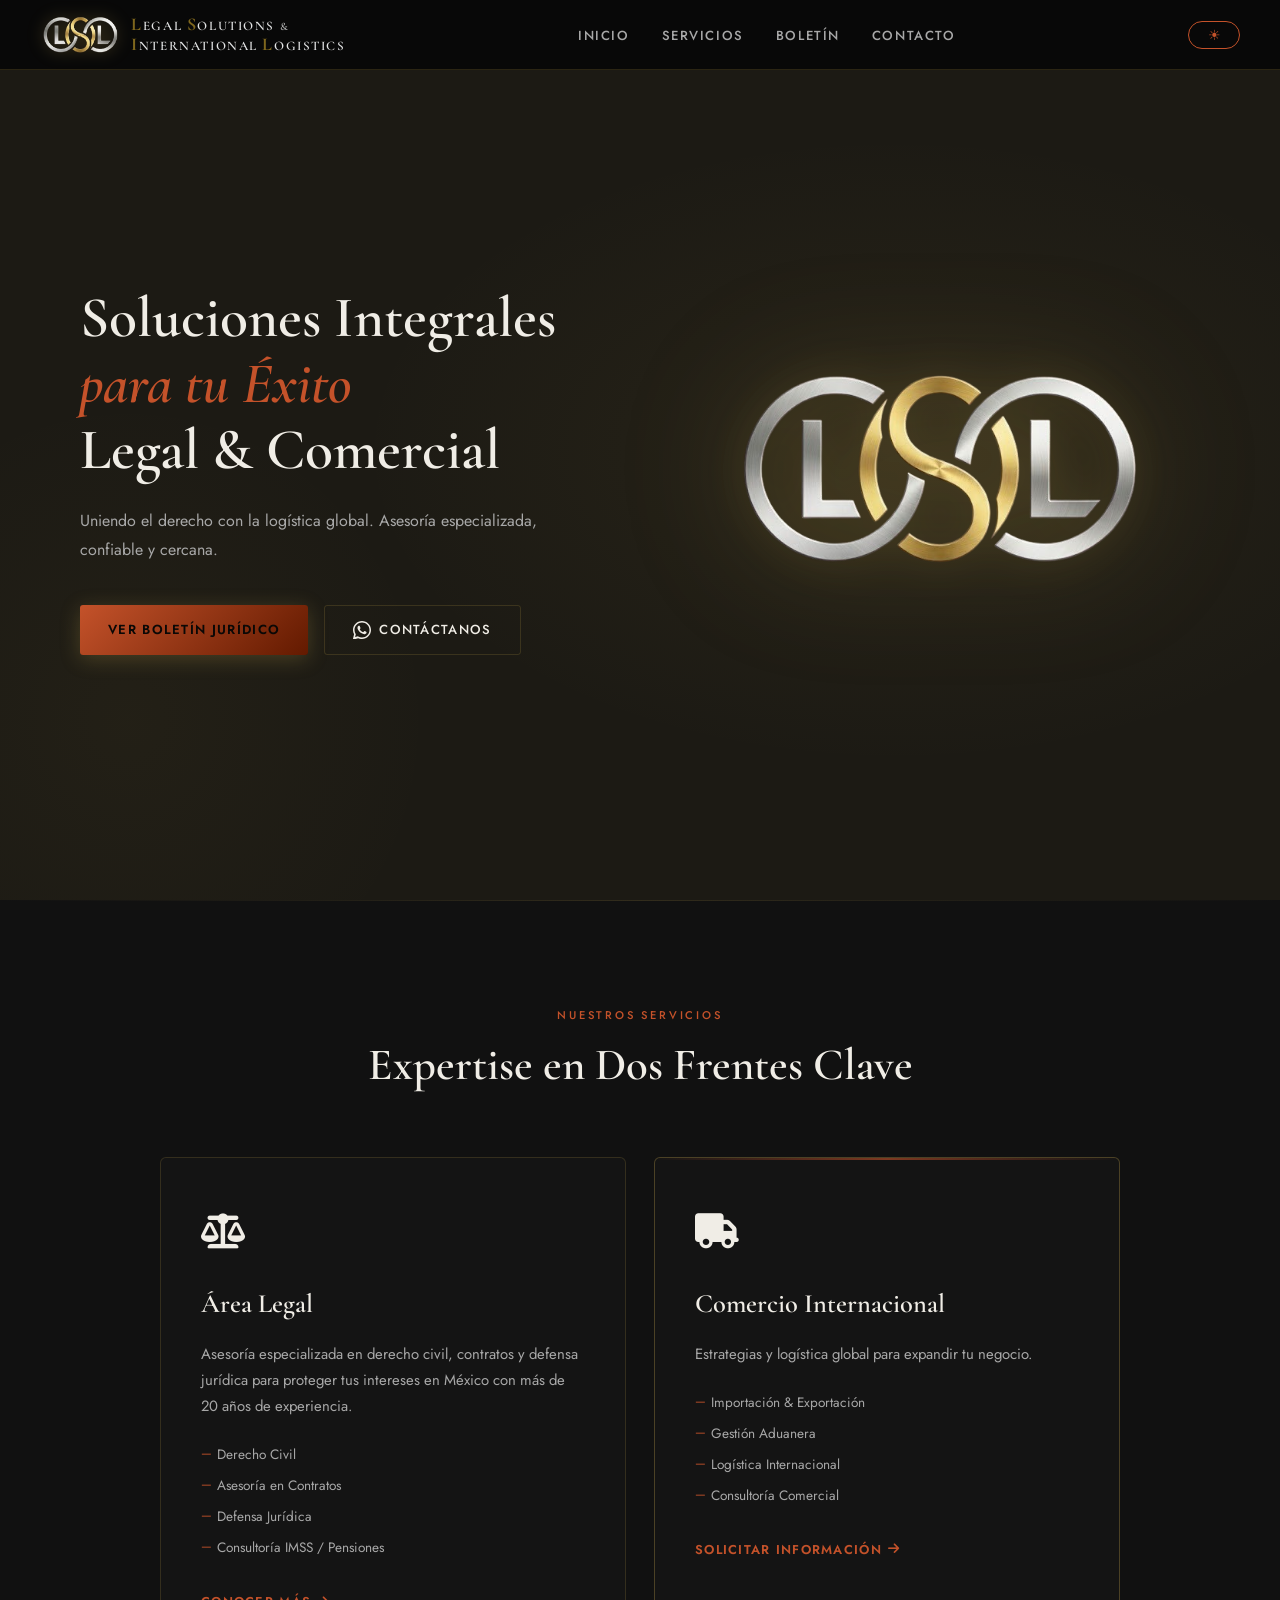
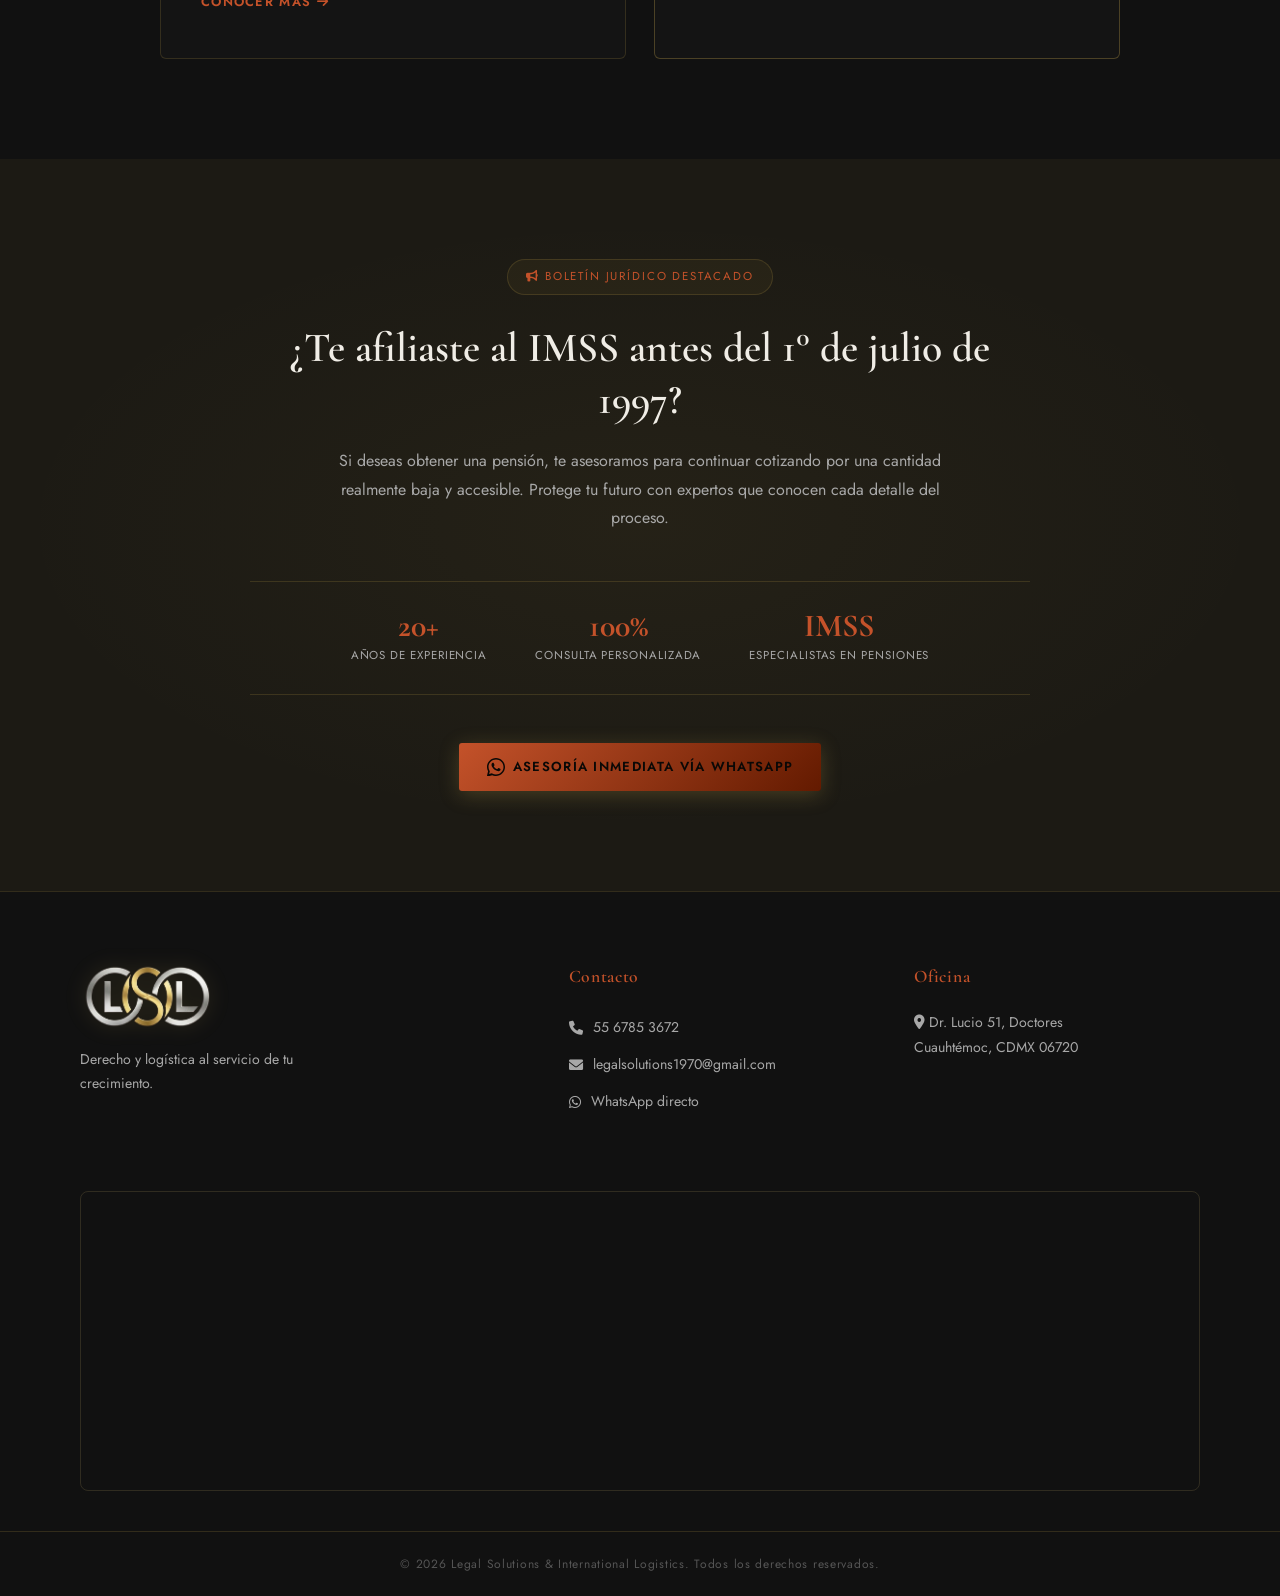
<file: index.html>
<!DOCTYPE html>
<html lang="es" data-theme="dark">
<head>
    <meta charset="UTF-8">
    <meta name="viewport" content="width=device-width, initial-scale=1.0">
    <title>Legal Solutions & International Logistics</title>
    <link rel="preconnect" href="https://fonts.googleapis.com">
    <link href="https://fonts.googleapis.com/css2?family=Cormorant+Garamond:ital,wght@0,400;0,500;0,600;0,700;1,400&family=Jost:wght@300;400;500;600&display=swap" rel="stylesheet">
    <link rel="stylesheet" href="style.css">
    <link rel="stylesheet" href="https://cdnjs.cloudflare.com/ajax/libs/font-awesome/6.0.0/css/all.min.css">
</head>
<body>

<!-- NAVBAR -->
<nav class="navbar" id="navbar">
    <a href="index.html" class="nav-logo">
        <img src="./img/s-gold.png" alt="legal solutions" class="nav-logo-img">
        <span class="nav-brand">
            <span class="brand-main"><span class="mayus">L</span>egal <span class="mayus">S</span>olutions <span class="brand-sep">&amp;</span></span>
            <span class="brand-main"><span class="mayus">I</span>nternational <span class="mayus">L</span>ogistics</span>
        </span>
    </a>
    <ul class="nav-links">
        <li><a href="#inicio">Inicio</a></li>
        <li><a href="#servicios">Servicios</a></li>
        <li><a href="#boletin">Boletín</a></li>
        <li><a href="#contacto">Contacto</a></li>
    </ul>
    <button class="theme-toggle" id="themeToggle" aria-label="Cambiar tema">
        <span class="theme-icon sun">☀︎</span>
        <span class="theme-icon moon">☽</span>
    </button>
    <button class="hamburger" id="hamburger" aria-label="Menú">
        <span></span><span></span><span></span>
    </button>
</nav>

<!-- HERO -->
<header class="hero" id="inicio">
    <div class="hero-bg"></div>
    <div class="hero-content">
        <h1 class="hero-title">
            <span class="line">Soluciones Integrales</span>
            <span class="line italic">para tu Éxito</span>
            <span class="line">Legal &amp; Comercial</span>
        </h1>
        <p class="hero-sub">Uniendo el derecho con la logística global. Asesoría especializada, confiable y cercana.</p>
        <div class="hero-ctas">
            <a href="#boletin" class="btn-gold">Ver Boletín Jurídico</a>
            <a href="https://wa.me/5567853672" class="btn-ghost" target="_blank">
                <svg viewBox="0 0 24 24" fill="currentColor" width="18" height="18"><path d="M17.472 14.382c-.297-.149-1.758-.867-2.03-.967-.273-.099-.471-.148-.67.15-.197.297-.767.966-.94 1.164-.173.199-.347.223-.644.075-.297-.15-1.255-.463-2.39-1.475-.883-.788-1.48-1.761-1.653-2.059-.173-.297-.018-.458.13-.606.134-.133.298-.347.446-.52.149-.174.198-.298.298-.497.099-.198.05-.371-.025-.52-.075-.149-.669-1.612-.916-2.207-.242-.579-.487-.5-.669-.51-.173-.008-.371-.01-.57-.01-.198 0-.52.074-.792.372-.272.297-1.04 1.016-1.04 2.479 0 1.462 1.065 2.875 1.213 3.074.149.198 2.096 3.2 5.077 4.487.709.306 1.262.489 1.694.625.712.227 1.36.195 1.871.118.571-.085 1.758-.719 2.006-1.413.248-.694.248-1.289.173-1.413-.074-.124-.272-.198-.57-.347z"/><path d="M12 0C5.373 0 0 5.373 0 12c0 2.054.522 4.01 1.442 5.727L.073 23.27a1 1 0 0 0 1.225 1.225l5.572-1.366A11.943 11.943 0 0 0 12 24c6.627 0 12-5.373 12-12S18.627 0 12 0zm0 22a9.94 9.94 0 0 1-5.073-1.389l-.361-.214-3.748.919.939-3.72-.234-.375A9.953 9.953 0 0 1 2 12C2 6.477 6.477 2 12 2s10 4.477 10 10-4.477 10-10 10z"/></svg>
                Contáctanos
            </a>
        </div>
    </div>
    <div class="hero-logo-wrap">
        <img src="./img/s-gold.png" alt="legal solutions" class="hero-logo">
    </div>
</header>

<!-- SERVICIOS -->
<section class="services" id="servicios">
    <div class="section-header">
        <div class="section-tag">Nuestros Servicios</div>
        <h2 class="section-title">Expertise en Dos Frentes Clave</h2>
    </div>
    <div class="services-grid">
        <div class="service-card" data-delay="0" onclick="goTo('legal')">
            <div class="service-icon"><i class="fa-solid fa-scale-balanced"></i></div>
            <h3>Área Legal</h3>
            <p>Asesoría especializada en derecho civil, contratos y defensa jurídica para proteger tus intereses en México con más de 20 años de experiencia.</p>
            <ul class="service-list">
                <li>Derecho Civil</li>
                <li>Asesoría en Contratos</li>
                <li>Defensa Jurídica</li>
                <li>Consultoría IMSS / Pensiones</li>
            </ul>
            <a href="legal.html" class="service-link">Conocer más <i class="fa fa-arrow-right"></i></a>
        </div>
        <div class="service-card featured" data-delay="150">
            <div class="service-icon"><i class="fa fa-truck"></i></div>
            <h3>Comercio Internacional</h3>
            <p>Estrategias y logística global para expandir tu negocio.</p>
            <ul class="service-list">
                <li>Importación &amp; Exportación</li>
                <li>Gestión Aduanera</li>
                <li>Logística Internacional</li>
                <li>Consultoría Comercial</li>
            </ul>
            <a href="#contacto" class="service-link">Solicitar información <i class="fa fa-arrow-right"></i></a>
        </div>
    </div>
</section>

<!-- BOLETIN -->
<section class="boletin" id="boletin">
    <div class="boletin-inner">
        <div class="boletin-label"><i class="fa fa-bullhorn"></i> Boletín Jurídico Destacado</div>
        <h2 class="boletin-title">¿Te afiliaste al IMSS antes del 1° de julio de 1997?</h2>
        <p class="boletin-text">Si deseas obtener una pensión, te asesoramos para continuar cotizando por una cantidad realmente baja y accesible. Protege tu futuro con expertos que conocen cada detalle del proceso.</p>
        <div class="boletin-highlights">
            <div class="highlight">
                <span class="h-num">20+</span>
                <span class="h-label">Años de experiencia</span>
            </div>
            <div class="highlight">
                <span class="h-num">100%</span>
                <span class="h-label">Consulta personalizada</span>
            </div>
            <div class="highlight">
                <span class="h-num">IMSS</span>
                <span class="h-label">Especialistas en pensiones</span>
            </div>
        </div>
        <a href="https://wa.me/5567853672" class="btn-gold" target="_blank">
            <svg viewBox="0 0 24 24" fill="currentColor" width="18" height="18"><path d="M17.472 14.382c-.297-.149-1.758-.867-2.03-.967-.273-.099-.471-.148-.67.15-.197.297-.767.966-.94 1.164-.173.199-.347.223-.644.075-.297-.15-1.255-.463-2.39-1.475-.883-.788-1.48-1.761-1.653-2.059-.173-.297-.018-.458.13-.606.134-.133.298-.347.446-.52.149-.174.198-.298.298-.497.099-.198.05-.371-.025-.52-.075-.149-.669-1.612-.916-2.207-.242-.579-.487-.5-.669-.51-.173-.008-.371-.01-.57-.01-.198 0-.52.074-.792.372-.272.297-1.04 1.016-1.04 2.479 0 1.462 1.065 2.875 1.213 3.074.149.198 2.096 3.2 5.077 4.487.709.306 1.262.489 1.694.625.712.227 1.36.195 1.871.118.571-.085 1.758-.719 2.006-1.413.248-.694.248-1.289.173-1.413-.074-.124-.272-.198-.57-.347z"/><path d="M12 0C5.373 0 0 5.373 0 12c0 2.054.522 4.01 1.442 5.727L.073 23.27a1 1 0 0 0 1.225 1.225l5.572-1.366A11.943 11.943 0 0 0 12 24c6.627 0 12-5.373 12-12S18.627 0 12 0zm0 22a9.94 9.94 0 0 1-5.073-1.389l-.361-.214-3.748.919.939-3.72-.234-.375A9.953 9.953 0 0 1 2 12C2 6.477 6.477 2 12 2s10 4.477 10 10-4.477 10-10 10z"/></svg>
            Asesoría Inmediata vía WhatsApp
        </a>
    </div>
</section>

<!-- CONTACTO / FOOTER -->
<footer class="footer" id="contacto">
    <div class="footer-top">
        <div class="footer-brand">
            <img src="./img/s-gold.png" alt="" class="footer-logo">
            <p class="footer-tagline">Derecho y logística al servicio de tu crecimiento.</p>
        </div>
        <div class="footer-contact">
            <h4>Contacto</h4>
            <a href="tel:5567853672" class="contact-item">
               <i class="fa fa-phone"></i> 55 6785 3672
            </a>
            <a href="mailto:legalsolutions1970@gmail.com" class="contact-item">
                <i class="fa fa-envelope"></i> legalsolutions1970@gmail.com
            </a>
            <a href="https://wa.me/5567853672" class="contact-item" target="_blank">
                <i class="fa-brands fa-whatsapp"></i> WhatsApp directo
            </a>
        </div>
        <div class="footer-address">
            <h4>Oficina</h4>
            <p> <i class="fa-solid fa-location-dot"></i> Dr. Lucio 51, Doctores<br>Cuauhtémoc, CDMX 06720</p>
        </div>
    </div>
    <div class="footer-map">
        <iframe
            src="https://www.google.com/maps/embed?pb=!1m18!1m12!1m3!1d3762.751849939473!2d-99.1544578258065!3d19.423124940985474!2m3!1f0!2f0!3f0!3m2!1i1024!2i768!4f13.1!3m3!1m2!1s0x85d1ff2f2e4d71a5%3A0x2513cf8fa63a1492!2sC.%20Dr.%20Lucio%2051%2C%20Doctores%2C%20Cuauht%C3%A9moc%2C%2006720%20Ciudad%20de%20M%C3%A9xico%2C%20CDMX!5e0!3m2!1ses-419!2smx!4v1778539419294!5m2!1ses-419!2smx"
            width="100%" height="300" style="border:0;border-radius:8px;" allowfullscreen="" loading="lazy" referrerpolicy="no-referrer-when-downgrade">
        </iframe>
    </div>
    <div class="footer-bottom">
        <span>© 2026 Legal Solutions &amp; International Logistics. Todos los derechos reservados.</span>
    </div>
</footer>

<script src="main.js"></script>
</body>
</html>
</file>
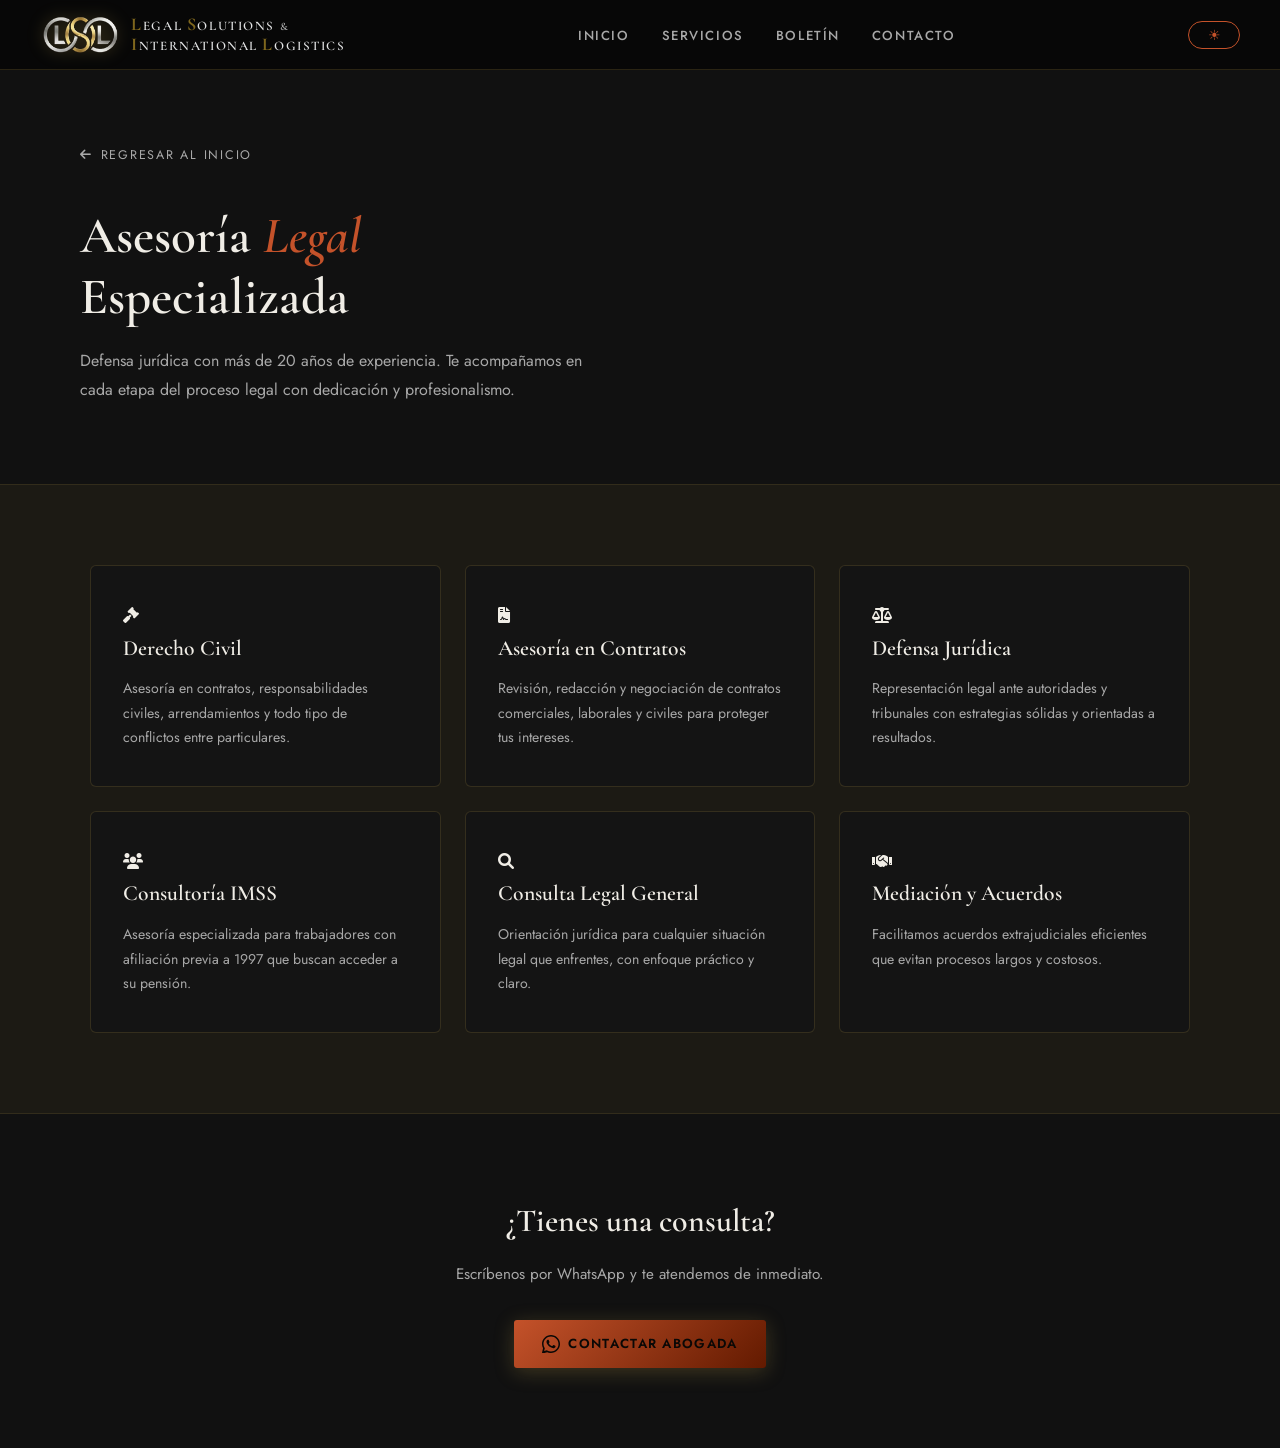
<file: legal.html>
<!DOCTYPE html>
<html lang="es" data-theme="dark">

<head>
    <meta charset="UTF-8">
    <meta name="viewport" content="width=device-width, initial-scale=1.0">
    <title>Servicios Legales · Legal Solutions</title>
    <link rel="preconnect" href="https://fonts.googleapis.com">
    <link
        href="https://fonts.googleapis.com/css2?family=Cormorant+Garamond:ital,wght@0,400;0,500;0,600;0,700;1,400&family=Jost:wght@300;400;500;600&display=swap"
        rel="stylesheet">
    <link rel="stylesheet" href="style.css">
    <link rel="stylesheet" href="https://cdnjs.cloudflare.com/ajax/libs/font-awesome/6.0.0/css/all.min.css">
    <style>
        .legal-hero {
            padding: 140px 80px 80px;
            background: var(--bg-2);
            border-bottom: 1px solid var(--border);
        }

        .back-link {
            display: inline-flex;
            align-items: center;
            gap: 8px;
            font-size: 0.78rem;
            letter-spacing: 0.14em;
            text-transform: uppercase;
            color: var(--text-muted);
            text-decoration: none;
            margin-bottom: 40px;
            transition: color 0.2s;
        }

        .back-link:hover {
            color: var(--gold);
        }

        .legal-hero h1 {
            font-family: 'Cormorant Garamond', serif;
            font-size: clamp(2.4rem, 4vw, 3.4rem);
            font-weight: 600;
            color: var(--text);
            line-height: 1.2;
            max-width: 600px;
        }

        .legal-hero h1 em {
            font-style: italic;
            color: var(--gold);
        }

        .legal-hero p {
            color: var(--text-muted);
            font-size: 1rem;
            max-width: 520px;
            margin-top: 18px;
            line-height: 1.8;
        }

        .legal-services {
            padding: 80px;
            background: var(--bg);
        }

        .legal-grid {
            display: grid;
            grid-template-columns: repeat(auto-fit, minmax(280px, 1fr));
            gap: 24px;
            max-width: 1100px;
            margin: 0 auto;
        }

        .legal-item {
            background: var(--surface);
            border: 1px solid var(--border);
            border-radius: 6px;
            padding: 36px 32px;
            transition: all 0.35s;
        }

        .legal-item:hover {
            border-color: rgba(201, 168, 76, 0.35);
            box-shadow: var(--shadow-gold);
            transform: translateY(-3px);
        }

        .legal-item-icon {
            font-size: 1.8rem;
            margin-bottom: 16px;
            display: block;
        }

        .legal-item h3 {
            font-family: 'Cormorant Garamond', serif;
            font-size: 1.35rem;
            font-weight: 600;
            color: var(--text);
            margin-bottom: 10px;
        }

        .legal-item p {
            color: var(--text-muted);
            font-size: 0.88rem;
            line-height: 1.75;
        }

        .legal-cta {
            padding: 80px;
            background: var(--bg-2);
            text-align: center;
            border-top: 1px solid var(--border);
        }

        .legal-cta h2 {
            font-family: 'Cormorant Garamond', serif;
            font-size: 2rem;
            font-weight: 600;
            color: var(--text);
            margin-bottom: 14px;
        }

        .legal-cta p {
            color: var(--text-muted);
            margin-bottom: 32px;
            font-size: 0.95rem;
        }

        @media (max-width: 768px) {
            .legal-hero {
                padding: 120px 24px 60px;
            }

            .legal-services {
                padding: 60px 24px;
            }

            .legal-cta {
                padding: 60px 24px;
            }
        }
    </style>
</head>

<body>

    <!-- NAVBAR -->
    <nav class="navbar" id="navbar">
        <a href="index.html" class="nav-logo">
            <img src="./img/s-gold.png" alt="legal solutions" class="nav-logo-img">
            <span class="nav-brand">
                <span class="brand-main"><span class="mayus">L</span>egal <span class="mayus">S</span>olutions <span
                        class="brand-sep">&amp;</span></span>
                <span class="brand-main"><span class="mayus">I</span>nternational <span
                        class="mayus">L</span>ogistics</span>
            </span>
        </a>
        <ul class="nav-links" id="navLinks">
            <li><a href="index.html#inicio">Inicio</a></li>
            <li><a href="index.html#servicios">Servicios</a></li>
            <li><a href="index.html#boletin">Boletín</a></li>
            <li><a href="index.html#contacto">Contacto</a></li>
        </ul>
        <button class="theme-toggle" id="themeToggle" aria-label="Cambiar tema">
            <span class="theme-icon sun">☀︎</span>
            <span class="theme-icon moon">☽</span>
        </button>
        <button class="hamburger" id="hamburger" aria-label="Menú">
            <span></span><span></span><span></span>
        </button>
    </nav>

    <div class="legal-hero">
        <a href="index.html" class="back-link"><i class="fa-solid fa-arrow-left"></i> Regresar al inicio</a>
        <h1>Asesoría <em>Legal</em><br>Especializada</h1>
        <p>Defensa jurídica con más de 20 años de experiencia. Te acompañamos en cada etapa del proceso legal con
            dedicación y profesionalismo.</p>
    </div>

    <section class="legal-services">
        <div class="legal-grid">
            <div class="legal-item">
                <i class="fa-solid fa-gavel"></i>
                <h3>Derecho Civil</h3>
                <p>Asesoría en contratos, responsabilidades civiles, arrendamientos y todo tipo de conflictos entre
                    particulares.</p>
            </div>
            <div class="legal-item">
                <i class="fa-solid fa-file-contract"></i>
                <h3>Asesoría en Contratos</h3>
                <p>Revisión, redacción y negociación de contratos comerciales, laborales y civiles para proteger tus
                    intereses.</p>
            </div>
            <div class="legal-item">
                <i class="fa-solid fa-balance-scale"></i>
                <h3>Defensa Jurídica</h3>
                <p>Representación legal ante autoridades y tribunales con estrategias sólidas y orientadas a resultados.
                </p>
            </div>
            <div class="legal-item">
                <i class="fa-solid fa-users"></i>
                <h3>Consultoría IMSS</h3>
                <p>Asesoría especializada para trabajadores con afiliación previa a 1997 que buscan acceder a su
                    pensión.</p>
            </div>
            <div class="legal-item">
                <i class="fa fa-search"></i>
                <h3>Consulta Legal General</h3>
                <p>Orientación jurídica para cualquier situación legal que enfrentes, con enfoque práctico y claro.</p>
            </div>
            <div class="legal-item">
                <i class="fa-solid fa-handshake"></i>
                <h3>Mediación y Acuerdos</h3>
                <p>Facilitamos acuerdos extrajudiciales eficientes que evitan procesos largos y costosos.</p>
            </div>
        </div>
    </section>

    <section class="legal-cta">
        <h2>¿Tienes una consulta?</h2>
        <p>Escríbenos por WhatsApp y te atendemos de inmediato.</p>
        <a href="https://wa.me/5567853672" class="btn-gold" target="_blank">
            <svg viewBox="0 0 24 24" fill="currentColor" width="18" height="18">
                <path
                    d="M17.472 14.382c-.297-.149-1.758-.867-2.03-.967-.273-.099-.471-.148-.67.15-.197.297-.767.966-.94 1.164-.173.199-.347.223-.644.075-.297-.15-1.255-.463-2.39-1.475-.883-.788-1.48-1.761-1.653-2.059-.173-.297-.018-.458.13-.606.134-.133.298-.347.446-.52.149-.174.198-.298.298-.497.099-.198.05-.371-.025-.52-.075-.149-.669-1.612-.916-2.207-.242-.579-.487-.5-.669-.51-.173-.008-.371-.01-.57-.01-.198 0-.52.074-.792.372-.272.297-1.04 1.016-1.04 2.479 0 1.462 1.065 2.875 1.213 3.074.149.198 2.096 3.2 5.077 4.487.709.306 1.262.489 1.694.625.712.227 1.36.195 1.871.118.571-.085 1.758-.719 2.006-1.413.248-.694.248-1.289.173-1.413-.074-.124-.272-.198-.57-.347z" />
                <path
                    d="M12 0C5.373 0 0 5.373 0 12c0 2.054.522 4.01 1.442 5.727L.073 23.27a1 1 0 0 0 1.225 1.225l5.572-1.366A11.943 11.943 0 0 0 12 24c6.627 0 12-5.373 12-12S18.627 0 12 0zm0 22a9.94 9.94 0 0 1-5.073-1.389l-.361-.214-3.748.919.939-3.72-.234-.375A9.953 9.953 0 0 1 2 12C2 6.477 6.477 2 12 2s10 4.477 10 10-4.477 10-10 10z" />
            </svg>
            Contactar Abogada
        </a>
    </section>

    <script src="main.js"></script>
</body>

</html>
</file>
<file: style.css>
/* ===========================
   TOKENS & RESET
=========================== */
:root {
    --gold: #C4522A;
    --gold-light: #d16842;
    --gold-dark: #631a00;

    --bg: #1C1A14;
    --bg-2: #111111;
    --bg-3: #1A1A1A;
    --surface: #141414;
    --surface-2: #1E1E1E;
    --border: rgba(201, 168, 76, 0.18);

    --text: #F0EDE6;
    --text-muted: #a8a8a8;
    --text-dim: #555;

    --nav-bg: rgba(8, 8, 8, 0.92);
    --shadow-gold: 0 0 40px rgba(201, 168, 76, 0.12);
    --transition: 0.35s cubic-bezier(0.4, 0, 0.2, 1);
}

[data-theme="light"] {
    --bg: #F6F1E8;
    --bg-2: #EFE6D8;
    --bg-3: #E7DCCD;
    --surface: #FFFDFC;
    --surface-2: #F4E7D7;
    --border: rgba(196, 82, 42, 0.12);
    --text: #2B2118;
    --text-muted: #7A6857;
    --text-dim: #B29B87;
    --nav-bg: rgba(250, 246, 240, 0.92);
    --shadow-gold: 0 0 40px rgba(196, 82, 42, 0.08);
}

*,
*::before,
*::after {
    box-sizing: border-box;
    margin: 0;
    padding: 0;
}

html {
    scroll-behavior: smooth;
}

body {
    font-family: 'Jost', sans-serif;
    background: var(--bg);
    color: var(--text);
    line-height: 1.7;
    overflow-x: hidden;
    transition: background var(--transition), color var(--transition);
}

/* ===========================
   NAVBAR
=========================== */
.navbar {
    position: fixed;
    top: 0;
    left: 0;
    right: 0;
    z-index: 100;
    display: flex;
    align-items: center;
    padding: 0 40px;
    height: 70px;
    background: rgba(8, 8, 8, 0.95) !important;
    backdrop-filter: blur(16px);
    border-bottom: 1px solid var(--border);
    transition: background var(--transition);
}

.nav-logo {
    display: flex;
    align-items: center;
    gap: 12px;
    text-decoration: none;
    flex-shrink: 0;
}

.nav-logo-img {
    height: 42px;
    width: auto;
    filter: drop-shadow(0 0 8px rgba(201, 168, 76, 0.35));
}

.nav-brand {
    display: flex;
    flex-direction: column;
    line-height: 1.1;
}

.brand-main {
    font-family: 'Cormorant Garamond', serif;
    font-size: 0.82rem;
    font-weight: 600;
    color: #e3e4e5;
    letter-spacing: 0.12em;
    text-transform: uppercase;
}

.brand-sep {
    font-family: 'Cormorant Garamond', serif;
    font-size: 0.7rem;
    color: var(--text-muted);
    text-align: center;
    letter-spacing: 0.2em;
}

.nav-links {
    list-style: none;
    display: flex;
    gap: 32px;
    margin: 0 auto;
}

.nav-links a {
    text-decoration: none;
    color: var(--text-muted);
    font-size: 0.82rem;
    font-weight: 500;
    letter-spacing: 0.12em;
    text-transform: uppercase;
    transition: color 0.2s;
    position: relative;
}

.nav-links a::after {
    content: '';
    position: absolute;
    bottom: -3px;
    left: 0;
    width: 0;
    height: 1px;
    background: var(--gold);
    transition: width 0.25s;
}

.nav-links a:hover {
    color: var(--gold);
}

.nav-links a:hover::after {
    width: 100%;
}

.theme-toggle {
    background: none;
    border: 1px solid var(--gold);
    border-radius: 20px;
    width: 52px;
    height: 28px;
    display: flex;
    align-items: center;
    justify-content: center;
    cursor: pointer;
    position: relative;
    overflow: hidden;
    transition: border-color 0.2s;
    flex-shrink: 0;
}

.theme-toggle:hover {
    border-color: var(--gold);
}

.theme-icon {
    position: absolute;
    font-size: 14px;
    transition: transform 0.4s, opacity 0.3s;
}

.theme-icon.sun {
    color: var(--gold);
}

.theme-icon.moon {
    color: white;
}

[data-theme="dark"] .sun {
    opacity: 1;
    transform: translateY(0);
}

[data-theme="dark"] .moon {
    opacity: 0;
    transform: translateY(20px);
}

[data-theme="light"] .sun {
    opacity: 0;
    transform: translateY(-20px);
}

[data-theme="light"] .moon {
    opacity: 1;
    transform: translateY(0);
}

.hamburger {
    display: none;
    flex-direction: column;
    gap: 5px;
    background: none;
    border: none;
    cursor: pointer;
    padding: 4px;
    margin-left: 16px;
}

.hamburger span {
    display: block;
    width: 22px;
    height: 1.5px;
    background: white;
    transition: all 0.3s;
}

/* ===========================
   HERO
=========================== */
.hero {
    min-height: 100vh;
    display: grid;
    grid-template-columns: 1fr 1fr;
    align-items: center;
    padding: 100px 80px 60px;
    position: relative;
    overflow: hidden;
    gap: 60px;
}

.hero-bg {
    position: absolute;
    inset: 0;
    background:
        radial-gradient(ellipse 60% 50% at 70% 50%, rgba(201, 168, 76, 0.07) 0%, transparent 70%),
        radial-gradient(ellipse 40% 60% at 10% 80%, rgba(201, 168, 76, 0.04) 0%, transparent 60%);
    pointer-events: none;
}

.hero-bg::before {
    content: '';
    position: absolute;
    top: -1px;
    left: 0;
    right: 0;
    height: 1px;
    background: linear-gradient(90deg, transparent, var(--gold), transparent);
    opacity: 0.3;
}

.hero-content {
    position: relative;
    z-index: 1;
}

.hero-badge {
    display: inline-block;
    padding: 6px 16px;
    border: 1px solid var(--border);
    border-radius: 20px;
    font-size: 0.72rem;
    font-weight: 500;
    letter-spacing: 0.18em;
    text-transform: uppercase;
    color: var(--gold);
    margin-bottom: 32px;
    background: rgba(201, 168, 76, 0.06);
}

.hero-title {
    font-family: 'Cormorant Garamond', serif;
    font-size: clamp(2.4rem, 4.5vw, 3.8rem);
    font-weight: 600;
    line-height: 1.15;
    margin-bottom: 24px;
    color: var(--text);
}

.hero-title .line {
    display: block;
    opacity: 0;
    transform: translateY(24px);
    animation: fadeUp 0.8s forwards;
}

.hero-title .line:nth-child(1) {
    animation-delay: 0.1s;
}

.hero-title .line:nth-child(2) {
    animation-delay: 0.25s;
}

.hero-title .line:nth-child(3) {
    animation-delay: 0.4s;
}

.hero-title .italic {
    font-style: italic;
    color: var(--gold);
}

.hero-sub {
    font-size: 1rem;
    color: var(--text-muted);
    max-width: 480px;
    margin-bottom: 40px;
    line-height: 1.8;
    opacity: 0;
    animation: fadeUp 0.8s 0.55s forwards;
}

.hero-ctas {
    display: flex;
    gap: 16px;
    flex-wrap: wrap;
    opacity: 0;
    animation: fadeUp 0.8s 0.7s forwards;
}

.hero-logo-wrap {
    display: flex;
    align-items: center;
    justify-content: center;
    position: relative;
    z-index: 1;
    opacity: 0;
    animation: fadeIn 1.2s 0.5s forwards;
}

.hero-logo {
    width: min(420px, 90%);
    height: auto;
    filter: drop-shadow(0 0 60px rgba(201, 168, 76, 0.25)) drop-shadow(0 0 20px rgba(201, 168, 76, 0.15));
}

.hero-scroll {
    position: absolute;
    bottom: 36px;
    left: 80px;
    display: flex;
    flex-direction: column;
    align-items: center;
    gap: 10px;
    opacity: 0;
    animation: fadeIn 1s 1.2s forwards;
}

.hero-scroll span {
    font-size: 0.65rem;
    letter-spacing: 0.2em;
    text-transform: uppercase;
    color: var(--text-dim);
    writing-mode: vertical-rl;
}

.scroll-line {
    width: 1px;
    height: 50px;
    background: linear-gradient(to bottom, var(--gold), transparent);
    animation: scrollPulse 2s ease-in-out infinite;
}

/* ===========================
   BUTTONS
=========================== */
.btn-gold {
    display: inline-flex;
    align-items: center;
    gap: 8px;
    padding: 13px 28px;
    background: linear-gradient(135deg, var(--gold), var(--gold-dark));
    color: #0A0806;
    text-decoration: none;
    font-size: 0.82rem;
    font-weight: 600;
    letter-spacing: 0.1em;
    text-transform: uppercase;
    border-radius: 3px;
    transition: all 0.3s;
    border: none;
    cursor: pointer;
    box-shadow: 0 4px 20px rgba(201, 168, 76, 0.25);
}

.btn-gold:hover {
    background: linear-gradient(135deg, var(--gold-light), var(--gold));
    box-shadow: 0 6px 28px rgba(201, 168, 76, 0.4);
    transform: translateY(-1px);
}

.btn-ghost {
    display: inline-flex;
    align-items: center;
    gap: 8px;
    padding: 13px 28px;
    background: transparent;
    color: var(--text);
    text-decoration: none;
    font-size: 0.82rem;
    font-weight: 500;
    letter-spacing: 0.1em;
    text-transform: uppercase;
    border-radius: 3px;
    border: 1px solid var(--border);
    transition: all 0.3s;
}

.btn-ghost:hover {
    border-color: var(--gold);
    color: var(--gold);
    background: rgba(201, 168, 76, 0.06);
}

/* ===========================
   SERVICES
=========================== */
.services {
    padding: 100px 80px;
    background: var(--bg-2);
    position: relative;
}

.services::before {
    content: '';
    position: absolute;
    top: 0;
    left: 0;
    right: 0;
    height: 1px;
    background: linear-gradient(90deg, transparent, var(--border), transparent);
}

.section-header {
    text-align: center;
    margin-bottom: 64px;
}

.section-tag {
    display: inline-block;
    font-size: 0.7rem;
    letter-spacing: 0.25em;
    text-transform: uppercase;
    color: var(--gold);
    margin-bottom: 14px;
    font-weight: 500;
}

.section-title {
    font-family: 'Cormorant Garamond', serif;
    font-size: clamp(2rem, 3.5vw, 2.8rem);
    font-weight: 600;
    color: var(--text);
    line-height: 1.2;
}

.services-grid {
    display: grid;
    grid-template-columns: 1fr 1fr;
    gap: 28px;
    max-width: 960px;
    margin: 0 auto;
}

.service-card {
    background: var(--surface);
    border: 1px solid var(--border);
    border-radius: 6px;
    padding: 44px 40px;
    transition: all 0.4s;
    position: relative;
    overflow: hidden;
    opacity: 0;
    transform: translateY(30px);
}

.service-card.visible {
    opacity: 1;
    transform: translateY(0);
}

.service-card::before {
    content: '';
    position: absolute;
    top: 0;
    left: 0;
    right: 0;
    height: 2px;
    background: linear-gradient(90deg, transparent, var(--gold), transparent);
    opacity: 0;
    transition: opacity 0.4s;
}

.service-card:hover::before {
    opacity: 1;
}

.service-card:hover {
    border-color: rgba(201, 168, 76, 0.35);
    box-shadow: var(--shadow-gold);
    transform: translateY(-4px);
}

.service-card.featured {
    border-color: rgba(201, 168, 76, 0.3);
}

.service-card.featured::before {
    opacity: 0.6;
}

.service-icon {
    font-size: 2.2rem;
    margin-bottom: 20px;
    display: block;
}

.service-card h3 {
    font-family: 'Cormorant Garamond', serif;
    font-size: 1.65rem;
    font-weight: 600;
    color: var(--text);
    margin-bottom: 14px;
}

.service-card p {
    color: var(--text-muted);
    font-size: 0.93rem;
    margin-bottom: 24px;
    line-height: 1.75;
}

.service-list {
    list-style: none;
    margin-bottom: 28px;
    display: flex;
    flex-direction: column;
    gap: 8px;
}

.service-list li {
    font-size: 0.85rem;
    color: var(--text-muted);
    padding-left: 16px;
    position: relative;
}

.service-list li::before {
    content: '—';
    position: absolute;
    left: 0;
    color: var(--gold);
    font-size: 0.75rem;
}

.service-link {
    display: inline-flex;
    align-items: center;
    gap: 6px;
    font-size: 0.8rem;
    font-weight: 600;
    letter-spacing: 0.1em;
    text-transform: uppercase;
    color: var(--gold);
    text-decoration: none;
    transition: gap 0.2s;
}

.service-link:hover {
    gap: 10px;
}

/* ===========================
   BOLETIN
=========================== */
.boletin {
    padding: 100px 80px;
    background: var(--bg);
    position: relative;
}

.boletin::before {
    content: '';
    position: absolute;
    inset: 0;
    background: radial-gradient(ellipse 70% 60% at 50% 50%, rgba(201, 168, 76, 0.05) 0%, transparent 70%);
    pointer-events: none;
}

.boletin-inner {
    max-width: 780px;
    margin: 0 auto;
    text-align: center;
    position: relative;
}

.boletin-label {
    display: inline-block;
    padding: 7px 18px;
    border: 1px solid var(--border);
    border-radius: 20px;
    font-size: 0.72rem;
    letter-spacing: 0.16em;
    text-transform: uppercase;
    color: var(--gold);
    margin-bottom: 28px;
    background: rgba(201, 168, 76, 0.06);
}

.boletin-title {
    font-family: 'Cormorant Garamond', serif;
    font-size: clamp(1.8rem, 3.5vw, 2.6rem);
    font-weight: 600;
    color: var(--text);
    line-height: 1.25;
    margin-bottom: 20px;
}

.boletin-text {
    color: var(--text-muted);
    font-size: 1rem;
    line-height: 1.8;
    margin-bottom: 48px;
    max-width: 620px;
    margin-left: auto;
    margin-right: auto;
}

.boletin-highlights {
    display: flex;
    justify-content: center;
    gap: 48px;
    margin-bottom: 48px;
    padding: 28px 0;
    border-top: 1px solid var(--border);
    border-bottom: 1px solid var(--border);
}

.highlight {
    display: flex;
    flex-direction: column;
    align-items: center;
    gap: 4px;
}

.h-num {
    font-family: 'Cormorant Garamond', serif;
    font-size: 2rem;
    font-weight: 700;
    color: var(--gold);
    line-height: 1;
}

.h-label {
    font-size: 0.72rem;
    color: var(--text-muted);
    letter-spacing: 0.08em;
    text-transform: uppercase;
}

/* ===========================
   FOOTER
=========================== */
.footer {
    background: var(--bg-2);
    border-top: 1px solid var(--border);
}

.footer-top {
    display: grid;
    grid-template-columns: 1.5fr 1fr 1fr;
    gap: 60px;
    padding: 70px 80px;
}

.footer-logo {
    height: 70px;
    width: auto;
    margin-bottom: 16px;
    display: block;
    filter: drop-shadow(0 0 10px rgba(201, 168, 76, 0.2));
}

.footer-tagline {
    font-size: 0.88rem;
    color: var(--text-muted);
    line-height: 1.7;
    max-width: 260px;
}

.footer h4 {
    font-family: 'Cormorant Garamond', serif;
    font-size: 1.1rem;
    font-weight: 600;
    color: var(--gold);
    margin-bottom: 18px;
    letter-spacing: 0.04em;
}

.contact-item {
    display: flex;
    align-items: center;
    gap: 10px;
    color: var(--text-muted);
    text-decoration: none;
    font-size: 0.88rem;
    padding: 6px 0;
    transition: color 0.2s;
    border-bottom: 1px solid transparent;
}

.contact-item:hover {
    color: var(--gold);
}

.contact-icon {
    font-size: 1rem;
}

.footer-address p {
    color: var(--text-muted);
    font-size: 0.88rem;
    line-height: 1.8;
}

.footer-map {
    padding: 0 80px 40px;
}

.footer-map iframe {
    border-radius: 6px;
    border: 1px solid var(--border) !important;
    width: 100%;
    height: 300px;
    display: block;
    filter: grayscale(30%);
    transition: filter 0.3s;
}

.footer-map iframe:hover {
    filter: grayscale(0%);
}

.footer-bottom {
    padding: 22px 80px;
    border-top: 1px solid var(--border);
    text-align: center;
    font-size: 0.75rem;
    color: var(--text-dim);
    letter-spacing: 0.06em;
}

.mayus{
    color: #7e661d;
    font-size: 18px;
    font-weight: bold;
}

/* ===========================
   ANIMATIONS
=========================== */
@keyframes fadeUp {
    to {
        opacity: 1;
        transform: translateY(0);
    }
}

@keyframes fadeIn {
    to {
        opacity: 1;
    }
}

@keyframes scrollPulse {

    0%,
    100% {
        opacity: 0.3;
        transform: scaleY(0.8);
    }

    50% {
        opacity: 1;
        transform: scaleY(1);
    }
}

/* ===========================
   RESPONSIVE
=========================== */
@media (max-width: 1024px) {
    .hero {
        grid-template-columns: 1fr;
        text-align: center;
        padding: 120px 40px 60px;
        gap: 40px;
    }

    .hero-sub {
        margin: 0 auto 40px;
    }

    .hero-ctas {
        justify-content: center;
    }

    .hero-scroll {
        left: 40px;
    }

    .hero-logo {
        width: min(320px, 80%);
    }

    .services {
        padding: 80px 40px;
    }

    .services-grid {
        grid-template-columns: 1fr;
        max-width: 520px;
    }

    .boletin {
        padding: 80px 40px;
    }

    .footer-top {
        grid-template-columns: 1fr 1fr;
        padding: 60px 40px;
    }

    .footer-brand {
        grid-column: 1/-1;
    }

    .footer-map {
        padding: 0 40px 40px;
    }

    .footer-bottom {
        padding: 22px 40px;
    }
}

@media (max-width: 768px) {
    .navbar {
        padding: 0 20px;
        justify-content: space-between;
    }

    .nav-links {
        display: none;
        flex-direction: column;
        position: absolute;
        top: 70px;
        left: 0;
        right: 0;
        background: var(--nav-bg);
        backdrop-filter: blur(16px);
        padding: 20px;
        border-bottom: 1px solid var(--border);
        gap: 4px;
    }

    .nav-links.open {
        display: flex;
    }

    .hamburger {
        display: flex;
    }

    .hero {
        padding: 100px 24px 60px;
    }

    .hero-scroll {
        display: none;
    }

    .services {
        padding: 60px 24px;
    }

    .boletin {
        padding: 60px 24px;
    }

    .boletin-highlights {
        gap: 24px;
        flex-wrap: wrap;
    }

    .footer-top {
        grid-template-columns: 1fr;
        padding: 50px 24px;
        gap: 40px;
    }

    .footer-brand {
        grid-column: 1;
    }

    .footer-map {
        padding: 0 24px 30px;
    }

    .footer-bottom {
        padding: 20px 24px;
    }

    .nav-brand {
        display: none;
    }
}
</file>
